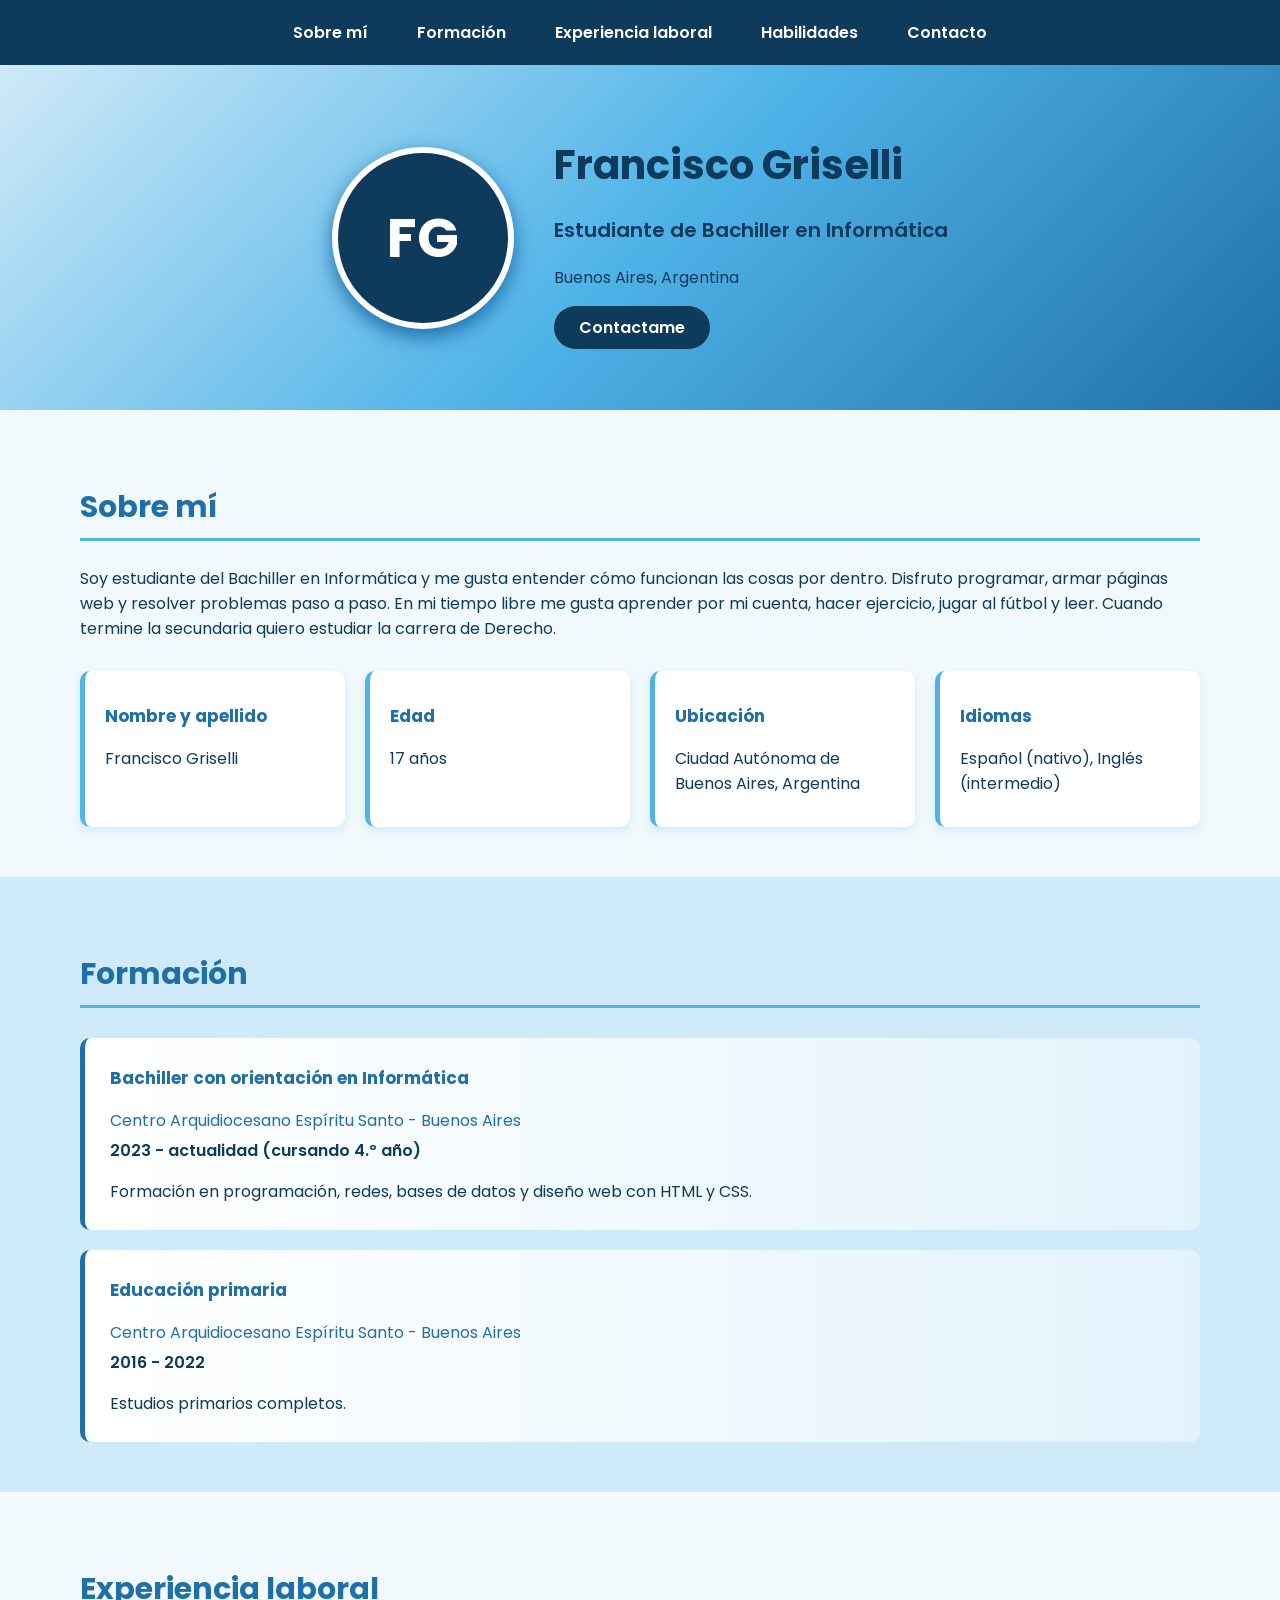
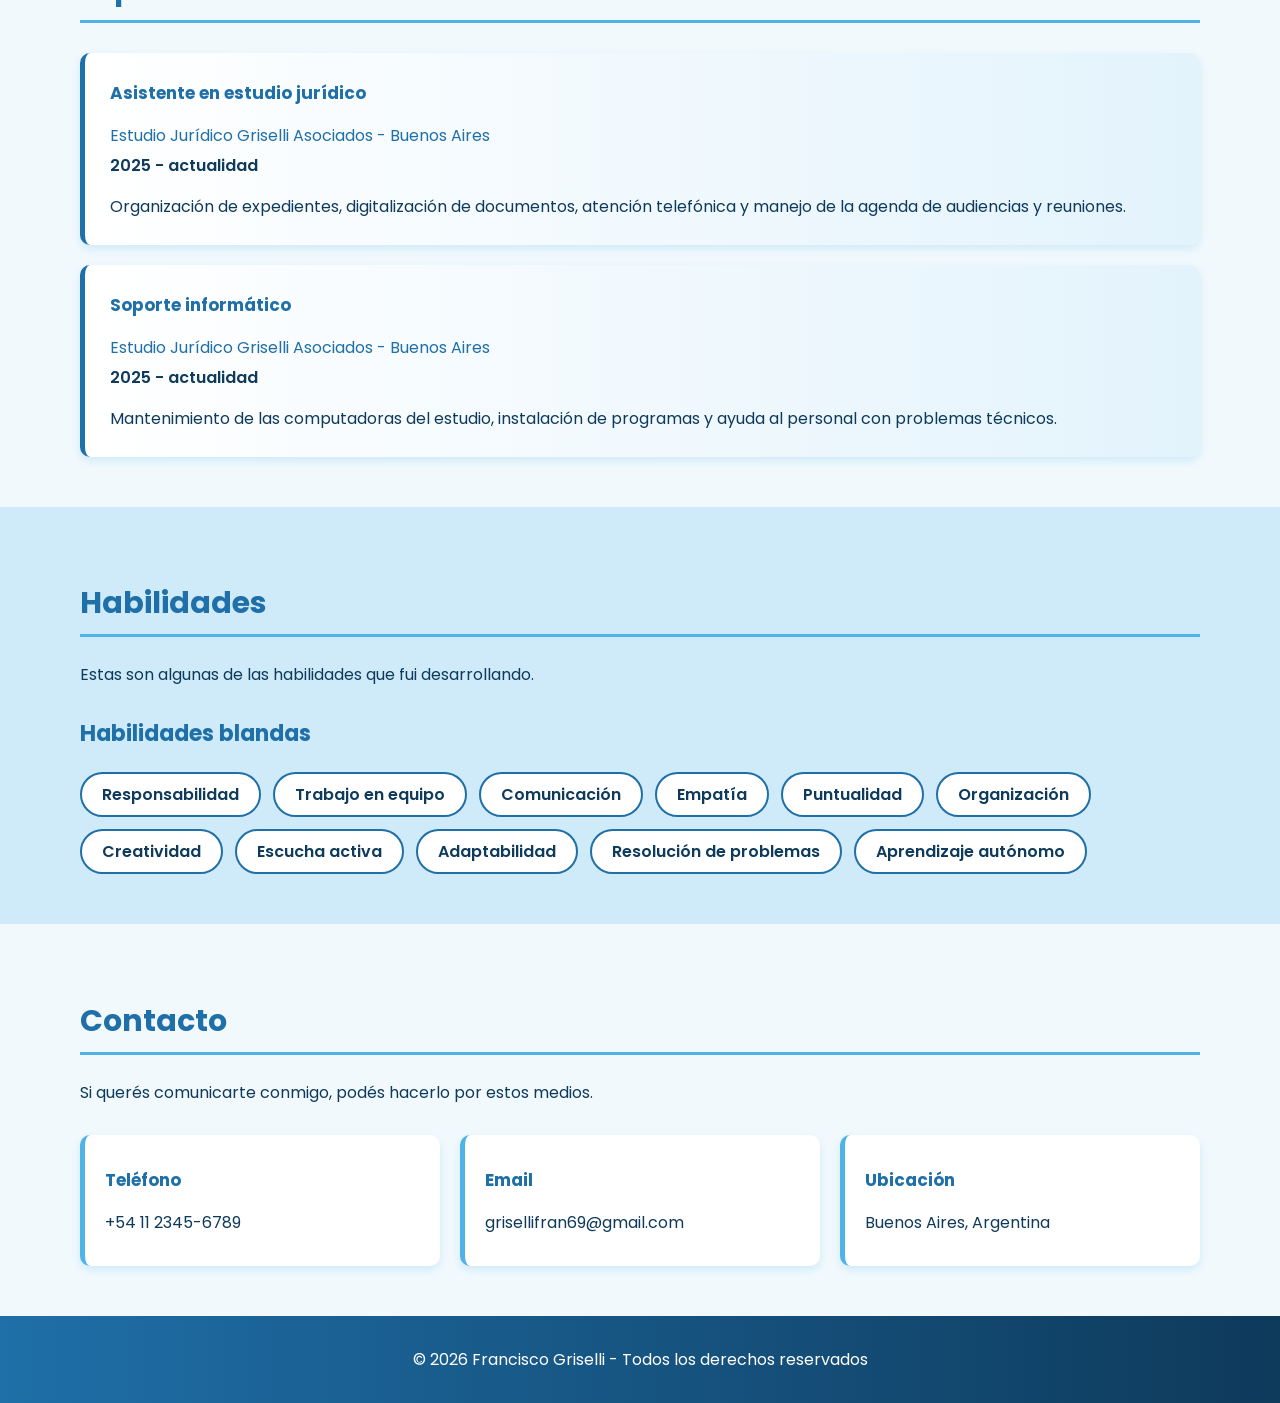
<file: index.html>
<!DOCTYPE html>
<html lang="es">
<head>
    <meta charset="UTF-8">
    <meta name="viewport" content="width=device-width, initial-scale=1.0">
    <title>Francisco Griselli | Portfolio</title>
    <link rel="stylesheet" href="./style/styles1.css">
</head>
<body>

    <header class="encabezado">
        <nav class="navegacion">
            <a href="#sobre-mi">Sobre mí</a>
            <a href="#formacion">Formación</a>
            <a href="#experiencia">Experiencia laboral</a>
            <a href="#habilidades">Habilidades</a>
            <a href="#contacto">Contacto</a>
        </nav>
    </header>

    <main>

        
        <section class="presentacion">
            <div class="avatar">FG</div>
            <div>
                <h1>Francisco Griselli</h1>
                <p class="titulo">Estudiante de Bachiller en Informática</p>
                <p class="ubicacion">Buenos Aires, Argentina</p>
                <a href="#contacto" class="boton">Contactame</a>
            </div>
        </section>

        <section id="sobre-mi" class="seccion">
            <h2>Sobre mí</h2>
            <p>
                Soy estudiante del Bachiller en Informática y me gusta entender cómo funcionan
                las cosas por dentro. Disfruto programar, armar páginas web y resolver problemas
                paso a paso. En mi tiempo libre me gusta aprender por mi cuenta, hacer ejercicio,
                jugar al fútbol y leer. Cuando termine la secundaria quiero estudiar
                la carrera de Derecho.
            </p>

            <div class="cajas">
                <div class="caja">
                    <h3>Nombre y apellido</h3>
                    <p>Francisco Griselli</p>
                </div>
                <div class="caja">
                    <h3>Edad</h3>
                    <p>17 años</p>
                </div>
                <div class="caja">
                    <h3>Ubicación</h3>
                    <p>Ciudad Autónoma de Buenos Aires, Argentina</p>
                </div>
                <div class="caja">
                    <h3>Idiomas</h3>
                    <p>Español (nativo), Inglés (intermedio)</p>
                </div>
            </div>
        </section>

        <section id="formacion" class="seccion-celeste">
            <h2>Formación</h2>

            <div class="tarjetas">
                <div class="tarjeta">
                    <h3>Bachiller con orientación en Informática</h3>
                    <p class="lugar">Centro Arquidiocesano Espíritu Santo - Buenos Aires</p>
                    <p class="fecha">2023 - actualidad (cursando 4.º año)</p>
                    <p>Formación en programación, redes, bases de datos y diseño web con HTML y CSS.</p>
                </div>
                <div class="tarjeta">
                    <h3>Educación primaria</h3>
                    <p class="lugar">Centro Arquidiocesano Espíritu Santo - Buenos Aires</p>
                    <p class="fecha">2016 - 2022</p>
                    <p>Estudios primarios completos.</p>
                </div>
            </div>
        </section>

        <section id="experiencia" class="seccion">
            <h2>Experiencia laboral</h2>

            <div class="tarjetas">
                <div class="tarjeta">
                    <h3>Asistente en estudio jurídico</h3>
                    <p class="lugar">Estudio Jurídico Griselli Asociados - Buenos Aires</p>
                    <p class="fecha">2025 - actualidad</p>
                    <p>Organización de expedientes, digitalización de documentos, atención telefónica y manejo de la agenda de audiencias y reuniones.</p>
                </div>
                <div class="tarjeta">
                    <h3>Soporte informático</h3>
                    <p class="lugar">Estudio Jurídico Griselli Asociados - Buenos Aires</p>
                    <p class="fecha">2025 - actualidad</p>
                    <p>Mantenimiento de las computadoras del estudio, instalación de programas y ayuda al personal con problemas técnicos.</p>
                </div>
            </div>
        </section>


        <section id="habilidades" class="seccion-celeste">
            <h2>Habilidades</h2>
            <p>Estas son algunas de las habilidades que fui desarrollando.</p>

            <h3 class="subtitulo">Habilidades blandas</h3>

            <div class="etiquetas">
                <div class="etiqueta">Responsabilidad</div>
                <div class="etiqueta">Trabajo en equipo</div>
                <div class="etiqueta">Comunicación</div>
                <div class="etiqueta">Empatía</div>
                <div class="etiqueta">Puntualidad</div>
                <div class="etiqueta">Organización</div>
                <div class="etiqueta">Creatividad</div>
                <div class="etiqueta">Escucha activa</div>
                <div class="etiqueta">Adaptabilidad</div>
                <div class="etiqueta">Resolución de problemas</div>
                <div class="etiqueta">Aprendizaje autónomo</div>
            </div>
        </section>

        <section id="contacto" class="seccion">
            <h2>Contacto</h2>
            <p>Si querés comunicarte conmigo, podés hacerlo por estos medios.</p>

            <div class="cajas">
                <div class="caja">
                    <h3>Teléfono</h3>
                    <p>+54 11 2345-6789</p>
                </div>
                <div class="caja">
                    <h3>Email</h3>
                    <p>grisellifran69@gmail.com</p>
                </div>
                <div class="caja">
                    <h3>Ubicación</h3>
                    <p>Buenos Aires, Argentina</p>
                </div>
            </div>
        </section>

    </main>

    <footer class="pie">
        <p>© 2026 Francisco Griselli - Todos los derechos reservados</p>
    </footer>

</body>
</html>
</file>
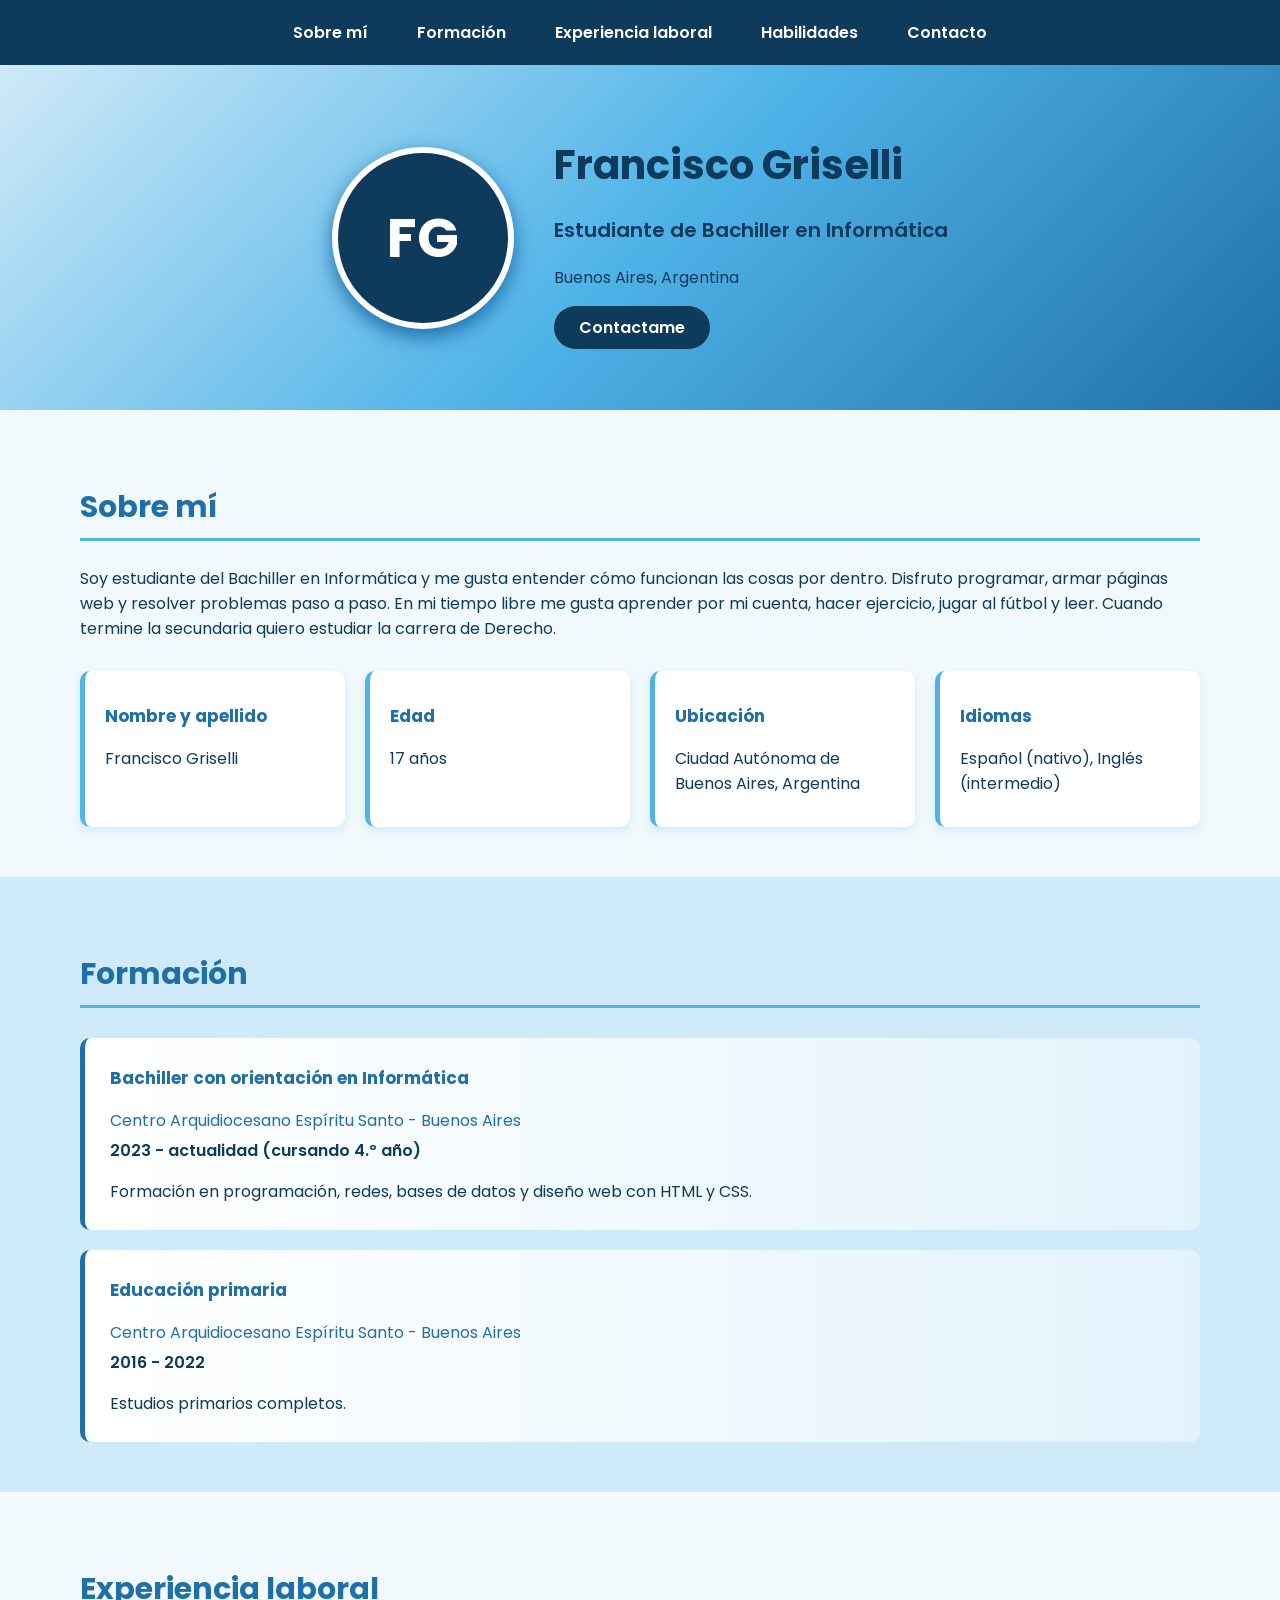
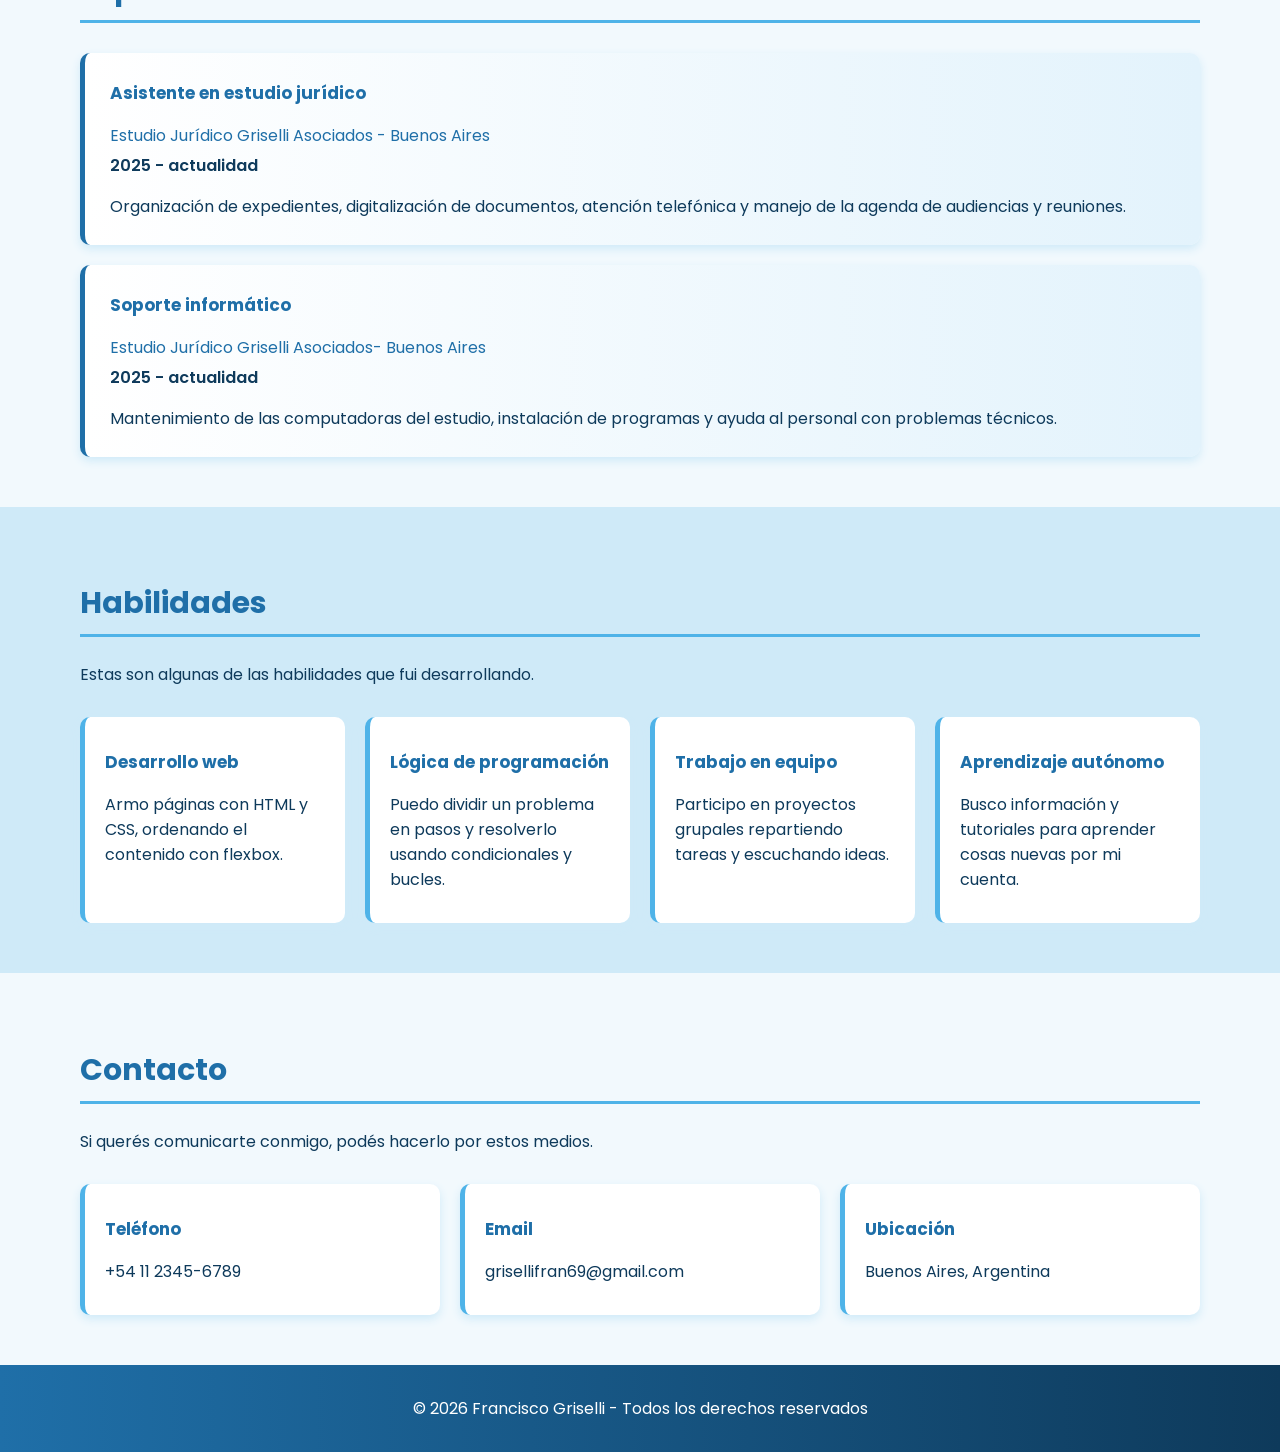
<file: index1.html>
<!DOCTYPE html>
<html lang="es">
<head>
    <meta charset="UTF-8">
    <meta name="viewport" content="width=device-width, initial-scale=1.0">
    <title>Francisco Griselli | Portfolio</title>
    <link rel="stylesheet" href="./style/styles1.css">
</head>
<body>

    <header class="encabezado">
        <nav class="navegacion">
            <a href="#sobre-mi">Sobre mí</a>
            <a href="#formacion">Formación</a>
            <a href="#experiencia">Experiencia laboral</a>
            <a href="#habilidades">Habilidades</a>
            <a href="#contacto">Contacto</a>
        </nav>
    </header>

    <main>

        
        <section class="presentacion">
            <div class="avatar">FG</div>
            <div>
                <h1>Francisco Griselli</h1>
                <p class="titulo">Estudiante de Bachiller en Informática</p>
                <p class="ubicacion">Buenos Aires, Argentina</p>
                <a href="#contacto" class="boton">Contactame</a>
            </div>
        </section>

        <section id="sobre-mi" class="seccion">
            <h2>Sobre mí</h2>
            <p>
                Soy estudiante del Bachiller en Informática y me gusta entender cómo funcionan
                las cosas por dentro. Disfruto programar, armar páginas web y resolver problemas
                paso a paso. En mi tiempo libre me gusta aprender por mi cuenta, hacer ejercicio,
                jugar al fútbol y leer. Cuando termine la secundaria quiero estudiar
                la carrera de Derecho.
            </p>

            <div class="cajas">
                <div class="caja">
                    <h3>Nombre y apellido</h3>
                    <p>Francisco Griselli</p>
                </div>
                <div class="caja">
                    <h3>Edad</h3>
                    <p>17 años</p>
                </div>
                <div class="caja">
                    <h3>Ubicación</h3>
                    <p>Ciudad Autónoma de Buenos Aires, Argentina</p>
                </div>
                <div class="caja">
                    <h3>Idiomas</h3>
                    <p>Español (nativo), Inglés (intermedio)</p>
                </div>
            </div>
        </section>

        <section id="formacion" class="seccion-celeste">
            <h2>Formación</h2>

            <div class="tarjetas">
                <div class="tarjeta">
                    <h3>Bachiller con orientación en Informática</h3>
                    <p class="lugar">Centro Arquidiocesano Espíritu Santo - Buenos Aires</p>
                    <p class="fecha">2023 - actualidad (cursando 4.º año)</p>
                    <p>Formación en programación, redes, bases de datos y diseño web con HTML y CSS.</p>
                </div>
                <div class="tarjeta">
                    <h3>Educación primaria</h3>
                    <p class="lugar">Centro Arquidiocesano Espíritu Santo - Buenos Aires</p>
                    <p class="fecha">2016 - 2022</p>
                    <p>Estudios primarios completos.</p>
                </div>
            </div>
        </section>

        <section id="experiencia" class="seccion">
            <h2>Experiencia laboral</h2>

            <div class="tarjetas">
                <div class="tarjeta">
                    <h3>Asistente en estudio jurídico</h3>
                    <p class="lugar">Estudio Jurídico Griselli Asociados - Buenos Aires</p>
                    <p class="fecha">2025 - actualidad</p>
                    <p>Organización de expedientes, digitalización de documentos, atención telefónica y manejo de la agenda de audiencias y reuniones.</p>
                </div>
                <div class="tarjeta">
                    <h3>Soporte informático</h3>
                    <p class="lugar">Estudio Jurídico Griselli Asociados- Buenos Aires</p>
                    <p class="fecha">2025 - actualidad</p>
                    <p>Mantenimiento de las computadoras del estudio, instalación de programas y ayuda al personal con problemas técnicos.</p>
                </div>
            </div>
        </section>

        <section id="habilidades" class="seccion-celeste">
            <h2>Habilidades</h2>
            <p>Estas son algunas de las habilidades que fui desarrollando.</p>

            <div class="cajas">
                <div class="caja">
                    <h3>Desarrollo web</h3>
                    <p>Armo páginas con HTML y CSS, ordenando el contenido con flexbox.</p>
                </div>
                <div class="caja">
                    <h3>Lógica de programación</h3>
                    <p>Puedo dividir un problema en pasos y resolverlo usando condicionales y bucles.</p>
                </div>
                <div class="caja">
                    <h3>Trabajo en equipo</h3>
                    <p>Participo en proyectos grupales repartiendo tareas y escuchando ideas.</p>
                </div>
                <div class="caja">
                    <h3>Aprendizaje autónomo</h3>
                    <p>Busco información y tutoriales para aprender cosas nuevas por mi cuenta.</p>
                </div>
            </div>
        </section>

        <section id="contacto" class="seccion">
            <h2>Contacto</h2>
            <p>Si querés comunicarte conmigo, podés hacerlo por estos medios.</p>

            <div class="cajas">
                <div class="caja">
                    <h3>Teléfono</h3>
                    <p>+54 11 2345-6789</p>
                </div>
                <div class="caja">
                    <h3>Email</h3>
                    <p>grisellifran69@gmail.com</p>
                </div>
                <div class="caja">
                    <h3>Ubicación</h3>
                    <p>Buenos Aires, Argentina</p>
                </div>
            </div>
        </section>

    </main>

    <footer class="pie">
        <p>© 2026 Francisco Griselli - Todos los derechos reservados</p>
    </footer>

</body>
</html>
</file>
<file: style/styles1.css>
@import url('https://fonts.googleapis.com/css2?family=Poppins:wght@400;600;700&display=swap');


html {
    scroll-behavior: smooth;
}

body {
    margin: 0;
    font-family: 'Poppins', 'Segoe UI', sans-serif;
    color: #0E3A5B;
    background-color: #F2F9FD;
}

h1 {
    font-size: 40px;
    margin: 0;
}

h2 {
    font-size: 30px;
    color: #1F6FA8;
    border-bottom: 3px solid #4FB3E8;
    padding-bottom: 8px;
}

h3 {
    font-size: 17px;
    color: #1F6FA8;
}

.encabezado {
    background-color: #0E3A5B;
    padding: 15px;
    position: sticky;
    top: 0;
}

.navegacion {
    display: flex;
    justify-content: center;
    gap: 25px;
    flex-wrap: wrap;
}

.navegacion a {
    color: #FFFFFF;
    text-decoration: none;
    font-weight: 600;
    padding: 5px 12px;
    border-radius: 20px;
    transition: background-color 0.3s;
}


.navegacion a:hover {
    background-color: #1F6FA8;
}

.presentacion {
    display: flex;
    justify-content: center;
    align-items: center;
    flex-wrap: wrap;
    gap: 40px;
    padding: 70px 20px;
    background: linear-gradient(135deg, #CFEAF8, #4FB3E8, #1F6FA8);
}

.avatar {
    width: 170px;
    height: 170px;
    border-radius: 50%;
    border: 6px solid #FFFFFF;
    background-color: #0E3A5B;
    color: #FFFFFF;
    font-size: 55px;
    font-weight: 700;
    display: flex;
    justify-content: center;
    align-items: center;
    box-shadow: 0 8px 20px #1F6FA8;
}

.titulo {
    font-size: 20px;
    font-weight: 600;
}

.ubicacion {
    margin-bottom: 25px;
}

.boton {
    background-color: #0E3A5B;
    color: #FFFFFF;
    text-decoration: none;
    font-weight: 600;
    padding: 10px 25px;
    border-radius: 25px;
    transition: background-color 0.3s;
}

.boton:hover {
    background-color: #1F6FA8;
}


.seccion {
    padding: 50px 80px;
}

.seccion-celeste {
    padding: 50px 80px;
    background-color: #CFEAF8;
}

.cajas {
    display: flex;
    flex-wrap: wrap;
    gap: 20px;
    margin-top: 30px;
}

.caja {
    flex: 1;
    min-width: 180px;
    background-color: #FFFFFF;
    border-left: 5px solid #4FB3E8;
    border-radius: 10px;
    padding: 15px 20px;
    box-shadow: 0 4px 10px #CFEAF8;
    transition: transform 0.3s;
}

.caja:hover {
    transform: translateY(-5px);
}

.pie {
    color: #FFFFFF;
    text-align: center;
    padding: 15px;
    background: linear-gradient(90deg, #1F6FA8, #0E3A5B);
}

.tarjetas {
    display: flex;
    flex-direction: column;
    gap: 20px;
    margin-top: 30px;
}

.tarjeta {
    border-left: 5px solid #1F6FA8;
    border-radius: 10px;
    padding: 10px 25px;
    background: linear-gradient(90deg, #FFFFFF, #E3F3FC);
    box-shadow: 0 4px 10px #CFEAF8;
}

.lugar {
    color: #1F6FA8;
    margin: 0;
}

.fecha {
    font-weight: 600;
    margin: 5px 0 10px;
} 
.subtitulo {
    font-size: 22px;
    margin-top: 30px;
}

.etiquetas {
    display: flex;
    flex-wrap: wrap;
    gap: 12px;
}

.etiqueta {
    background-color: #FFFFFF;
    border: 2px solid #1F6FA8;
    border-radius: 25px;
    padding: 8px 20px;
    font-weight: 600;
    transition: background-color 0.3s, color 0.3s;
}

.etiqueta:hover {
    background-color: #1F6FA8;
    color: #FFFFFF;
}
</file>
